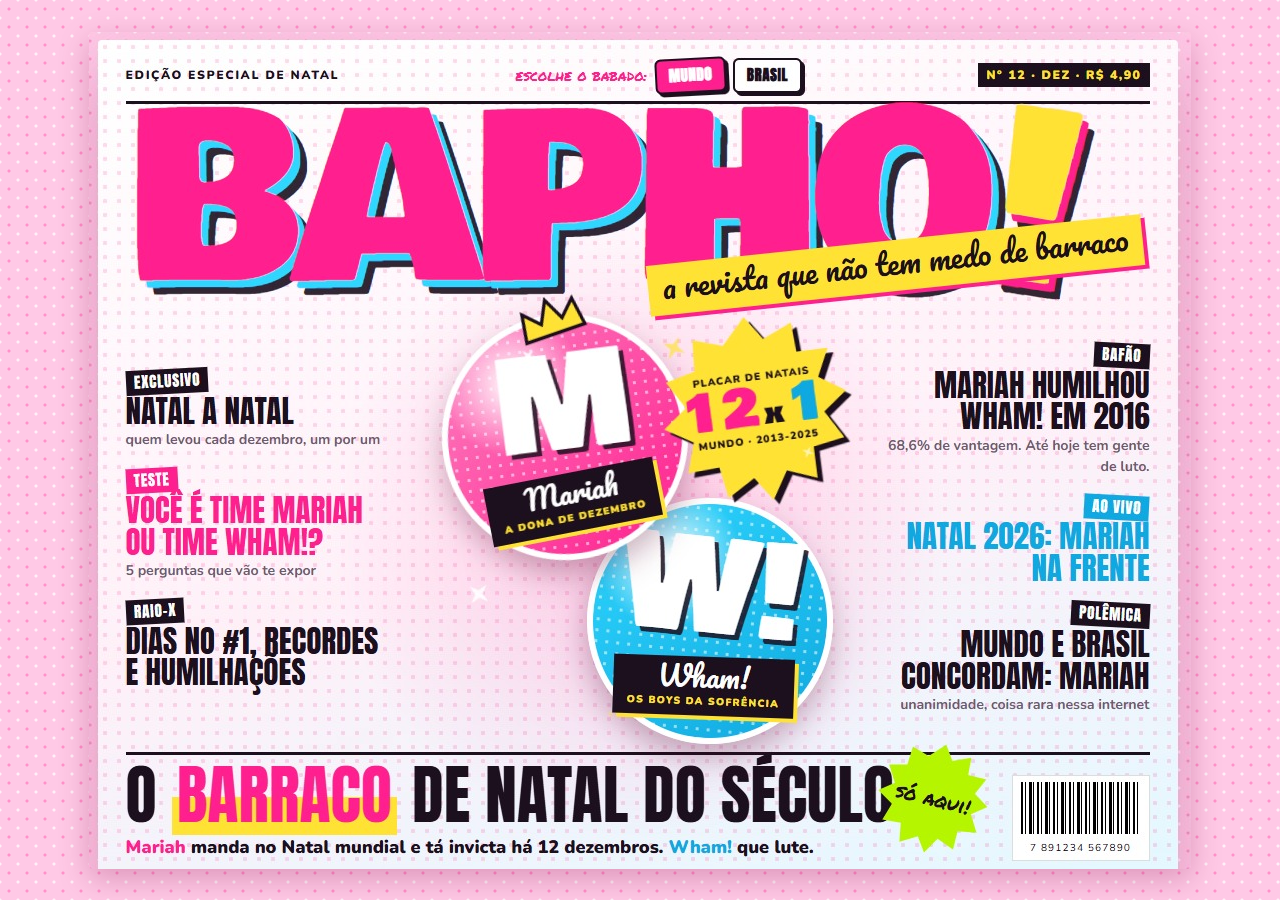
<file: assets/social/ver.html>
<!DOCTYPE html><html><head><meta charset="utf-8"><meta name="robots" content="noindex"><title>BAPHO! imagem</title>
<style>
html,body{margin:0;height:100%}
body{display:grid;place-items:center;background-color:#FFC9E6;
background-image:radial-gradient(rgba(255,31,142,.32) 1.3px,transparent 1.8px),radial-gradient(rgba(255,255,255,.7) 1.3px,transparent 1.8px);
background-size:18px 18px,18px 18px;background-position:0 0,9px 9px}
img{display:block;max-width:calc(100vw - 48px);max-height:calc(100vh - 32px);box-shadow:0 10px 30px rgba(120,0,60,.25);border-radius:4px}
</style></head>
<body><img id="i" alt=""><script>document.getElementById('i').src='bapho-'+(new URLSearchParams(location.search).get('i')||'1-capa')+'.jpg'</script></body></html>
</file>
